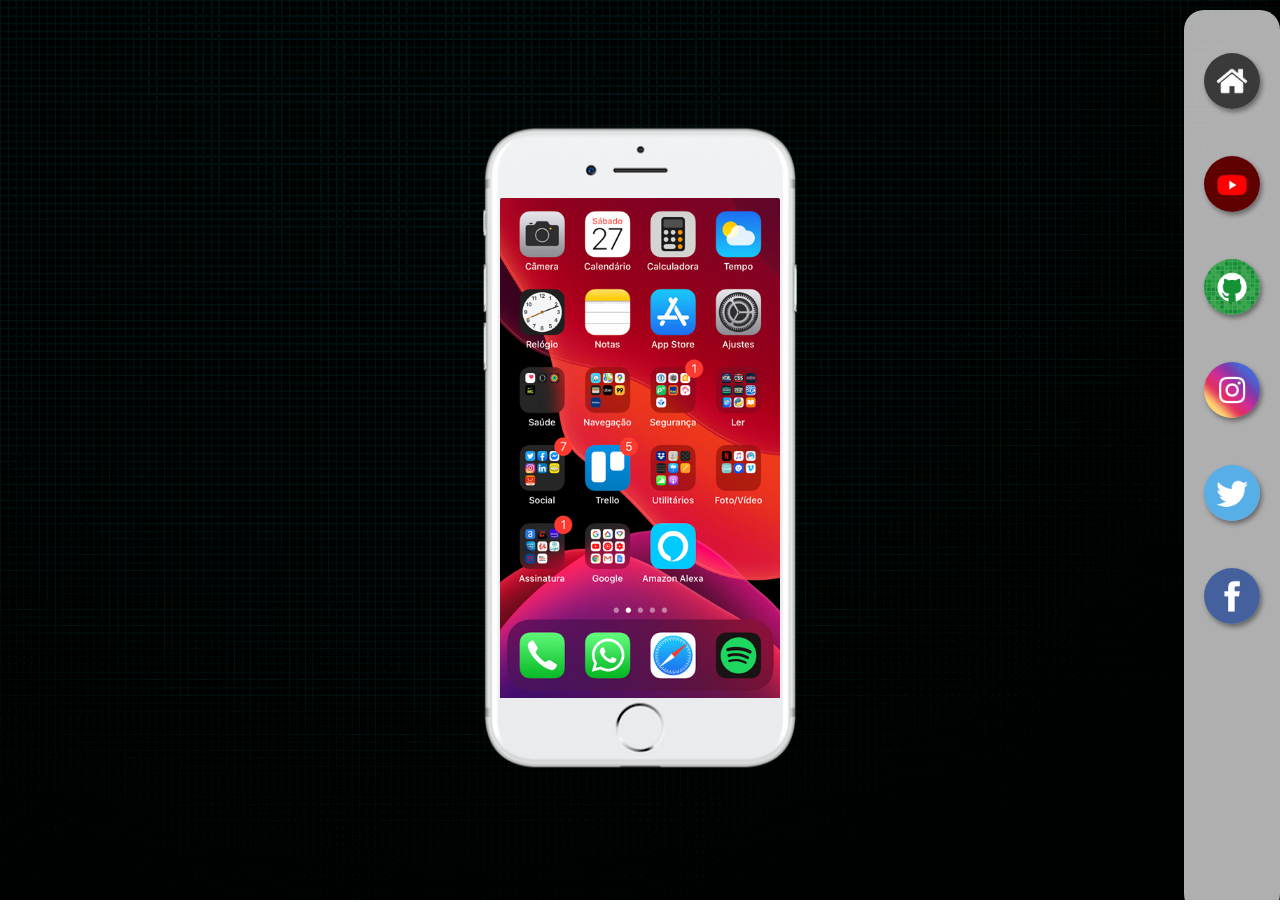
<file: index.html>
<!DOCTYPE html>
<html lang="pt-br">
<head>
    <meta charset="UTF-8">
    <meta name="viewport" content="width=device-width, initial-scale=1.0">
    <title>Document</title>
    <link rel="stylesheet" href="style.css">
    <link rel="shortcut icon" href="pacote-d013/pacote-d013/favicon.ico" type="image/x-icon">
</head>
<body>

    <div id="interface">
        <div id="conteudo">
            <main>
                <img src="pacote-d013/pacote-d013/imagens/frame-iphone.png" alt="celular" id="celular">
            </main>

            <div id="iframe"><iframe src="pacote-d013/pag01.html" frameborder="0" name="iframe" height="500px" width="280px" scrolling="auto" >seu navegador nao é compativel com a função</iframe ></div>

            

            <aside>
                <ul>
                   <br> <li><a href="pacote-d013/pag01.html" target="iframe" ><img src="pacote-d013/pacote-d013/imagens/logo-home.jpg" alt="home" id="home" class="butao" ></a></li>

                   <br> <li><a href="pacote-d013/pag002.html" target="iframe" rel="external"><img src="pacote-d013/pacote-d013/imagens/logo-youtube.jpg" alt="youtube" class="butao"></a></li>

                    
                   <br><li><a href="pacote-d013/pag003.html" target="iframe" rel="external"><img src="pacote-d013/pacote-d013/imagens/logo-github.jpg" alt="github" class="butao" ></a></li>

                    <br><li><a href="pacote-d013/pag004.html" target="iframe" rel="external"><img src="pacote-d013/pacote-d013/imagens/logo-instagram.jpg" alt="instagram" class="butao"></a></li>

                    <br><li><a href="pacote-d013/pag005.html" target="iframe" rel="external"><img src="pacote-d013/pacote-d013/imagens/logo-twitter.jpg" alt="Twitter" class="butao"></a></li>

                    <br><li><a href="pacote-d013/pag006.html" target="iframe" rel="external"><img src="pacote-d013/pacote-d013/imagens/logo-facebook.jpg" alt="facebook" class="butao"></a></li>
                </ul>
            </aside>
        </div>
    </div>

</body>
</html>
</file>
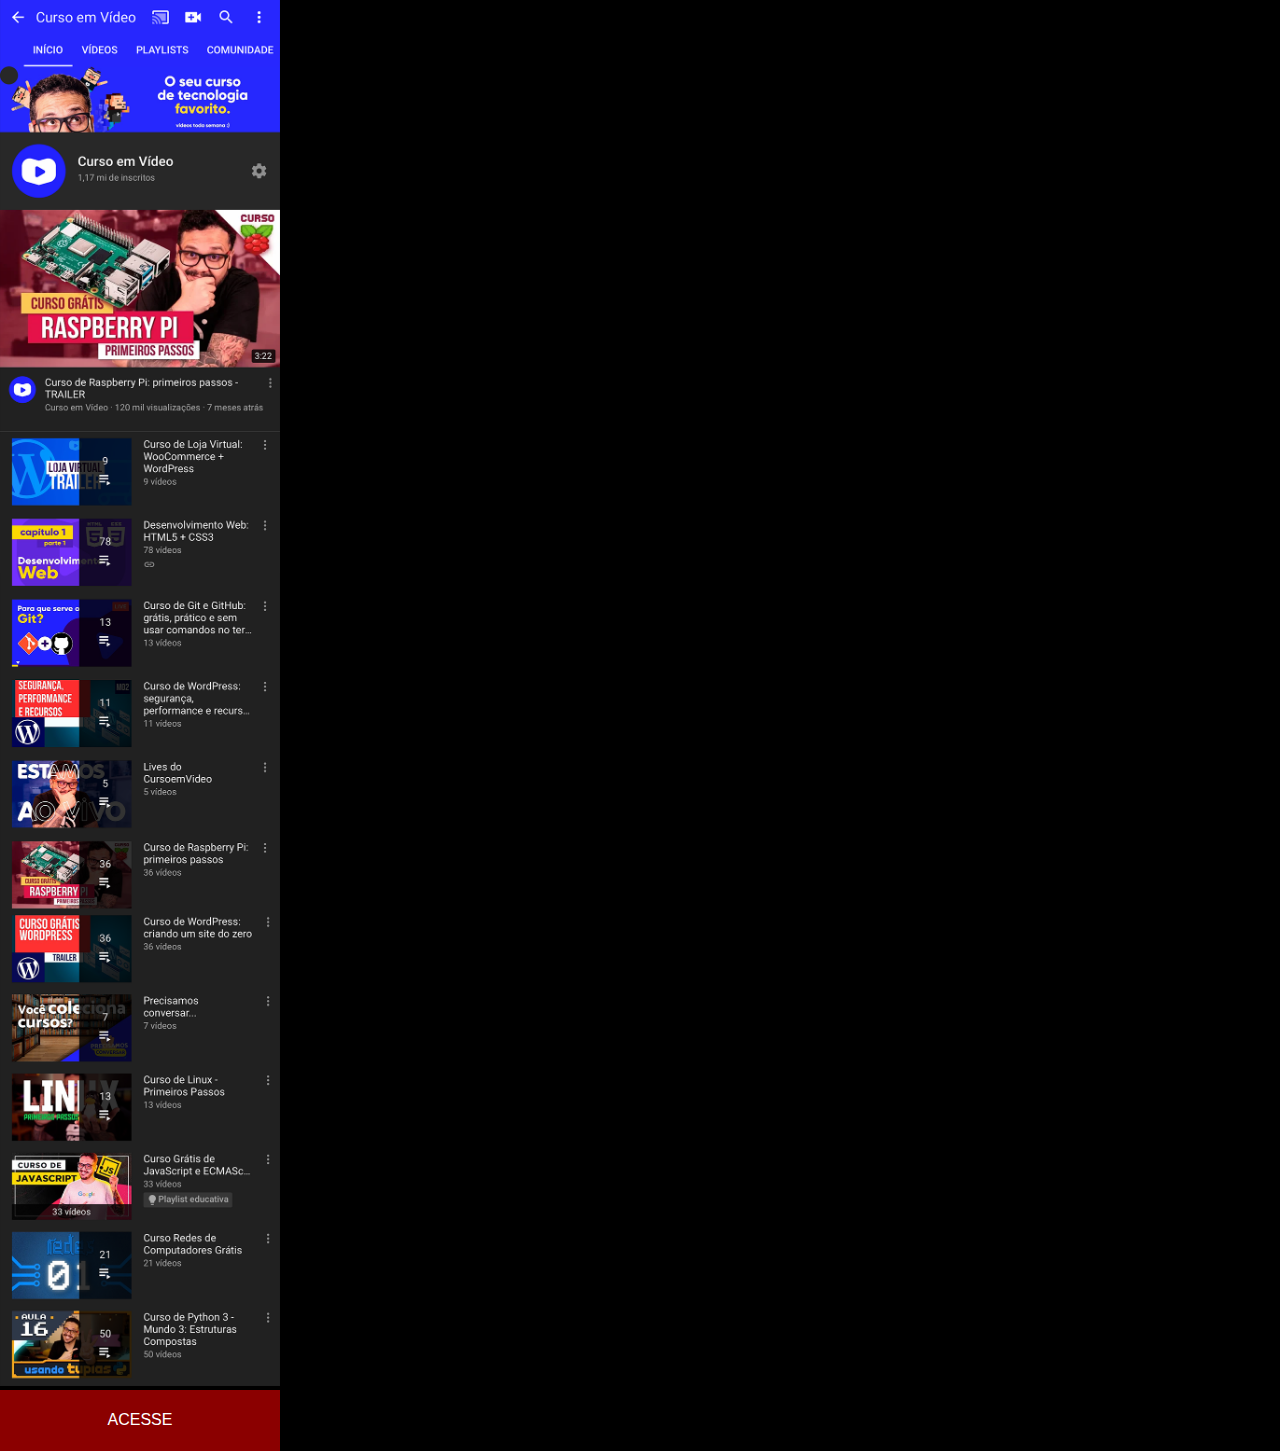
<file: pacote-d013/pag002.html>
<!DOCTYPE html>
<html lang="pt-br">
<head>
    <meta charset="UTF-8">
    <meta name="viewport" content="width=device-width, initial-scale=1.0">
    <title>Document</title>
    <link rel="stylesheet" href="sites.css">
    <style>
        img{
            width: 270px;
        }
    </style>
</head>
<body>
    <img src="pacote-d013/imagens/tela-youtube.png" alt="" id="youtube">
    <div><a href="https://www.youtube.com/c/CursoemVídeo/playlists" target="_blank">ACESSE</a></div>
</body>
</html>
</file>
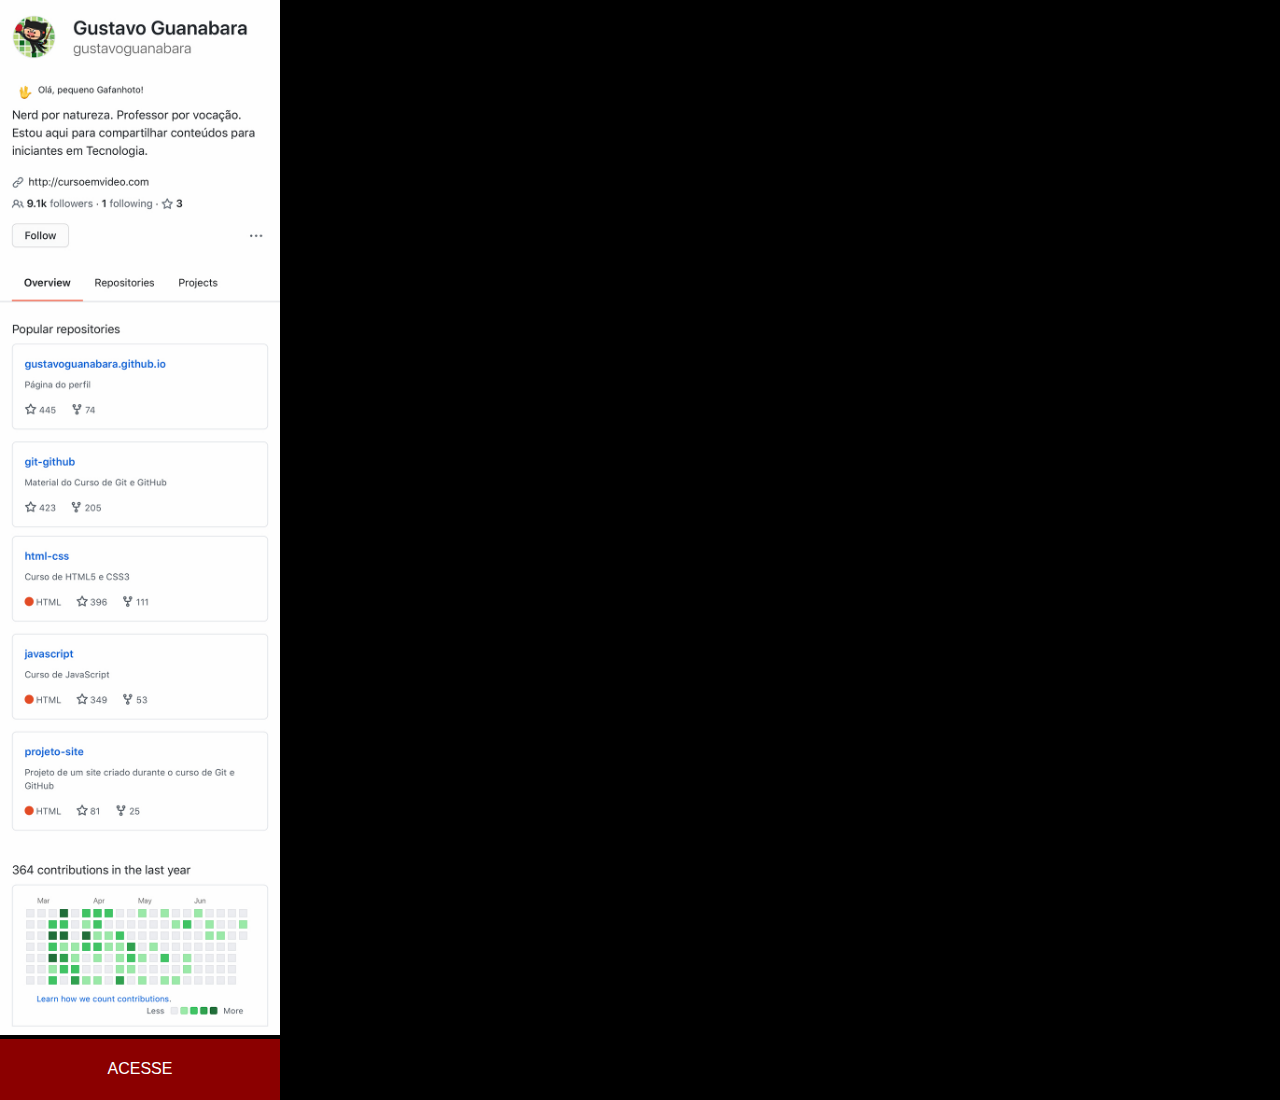
<file: pacote-d013/pag003.html>
<!DOCTYPE html>
<html lang="en">
<head>
    <meta charset="UTF-8">
    <meta name="viewport" content="width=device-width, initial-scale=1.0">
    <title>Document</title>
    <link rel="stylesheet" href="sites.css">
</head>
<body>
    <img src="pacote-d013/imagens/tela-github.jpg" alt="">
    <div><a href="https://github.com/gustavoguanabara/" target="_blank">ACESSE</a></div>
</body>
</html>
</file>
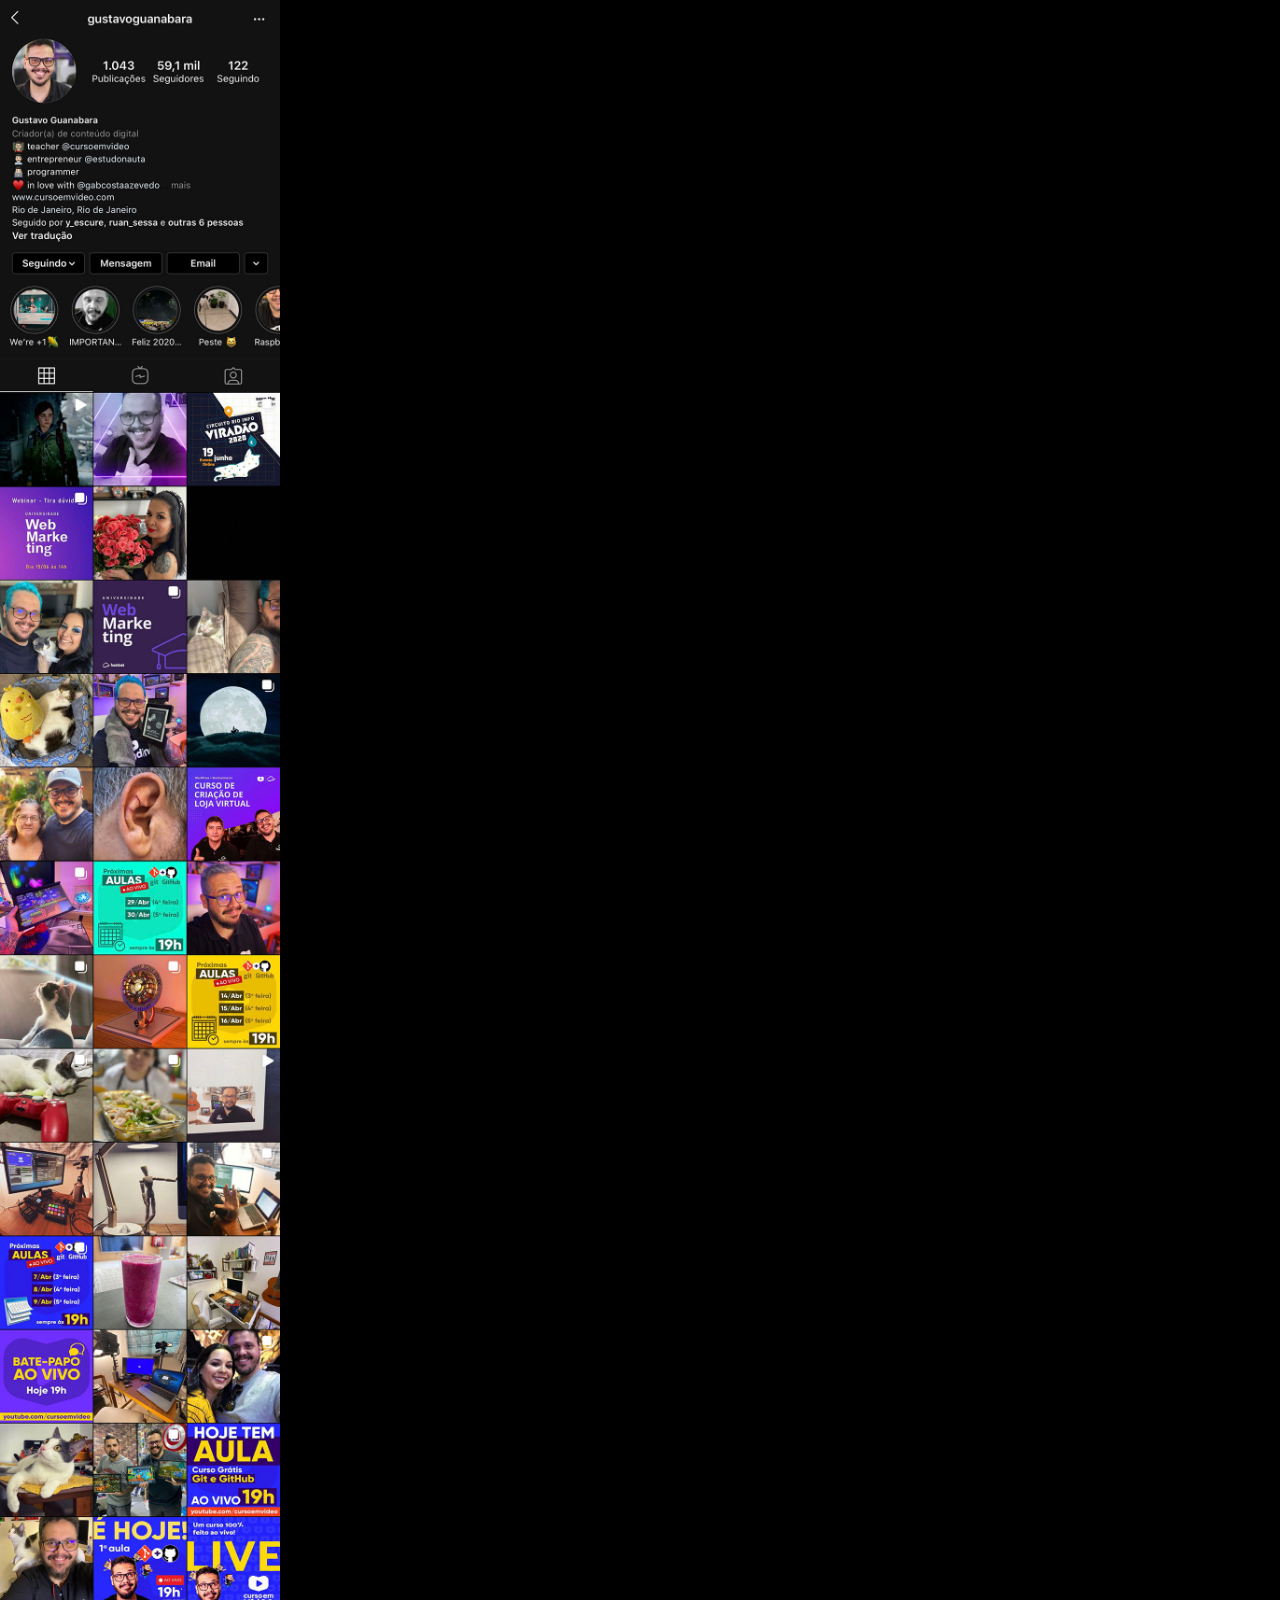
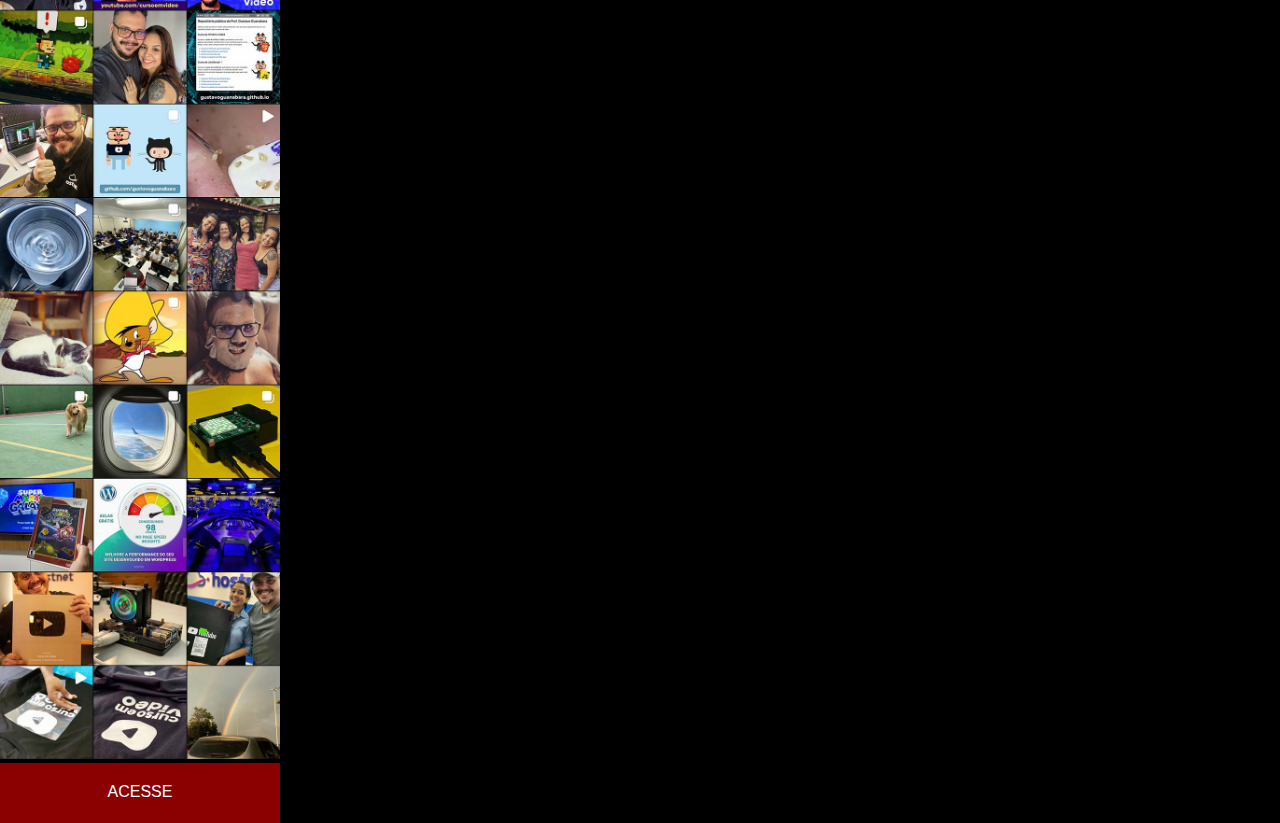
<file: pacote-d013/pag004.html>
<!DOCTYPE html>
<html lang="pt-br">
<head>
    <meta charset="UTF-8">
    <meta name="viewport" content="width=device-width, initial-scale=1.0">
    <title>Document</title>
    <link rel="stylesheet" href="sites.css">
</head>
<body>
    <img src="pacote-d013/imagens/tela-instagram.jpg" alt="">
    <div><a href="https://www.instagram.com/gustavoguanabara/" target="_blank">ACESSE</a></div>
</body>
</html>
</file>
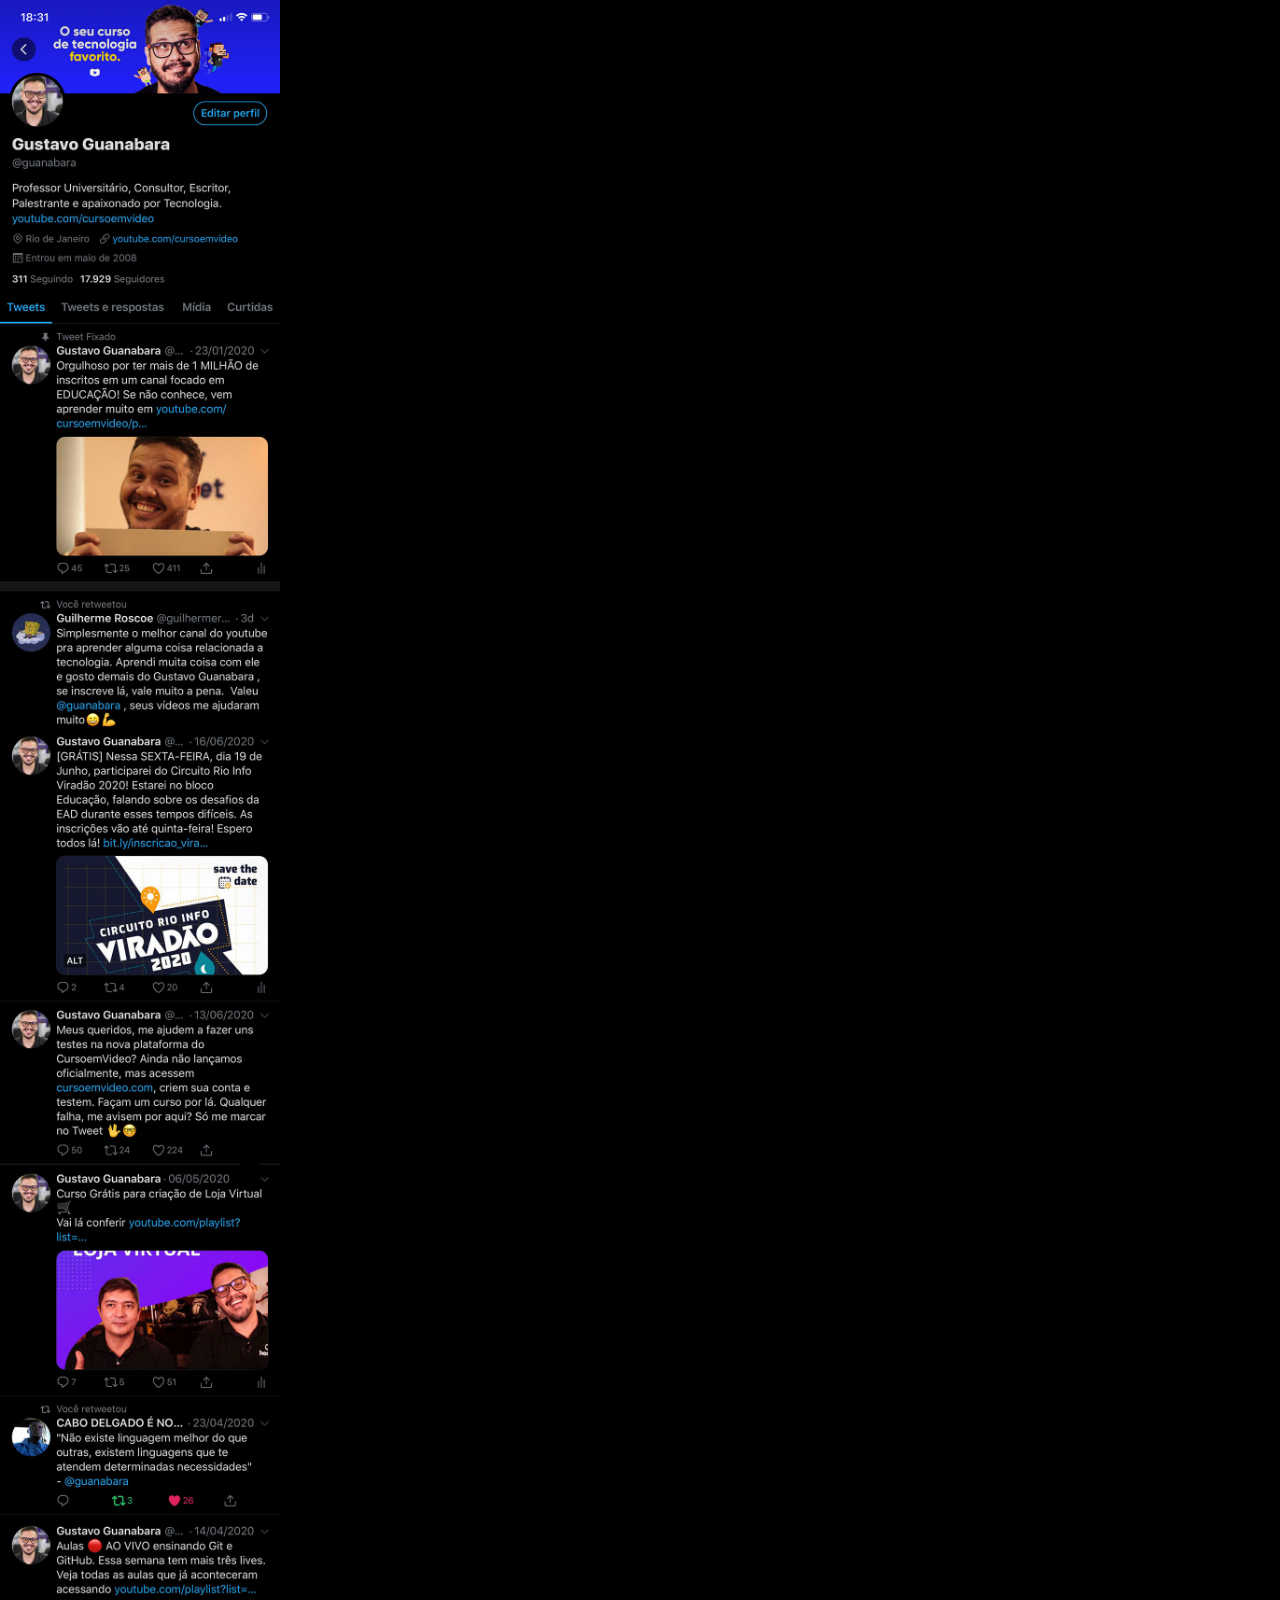
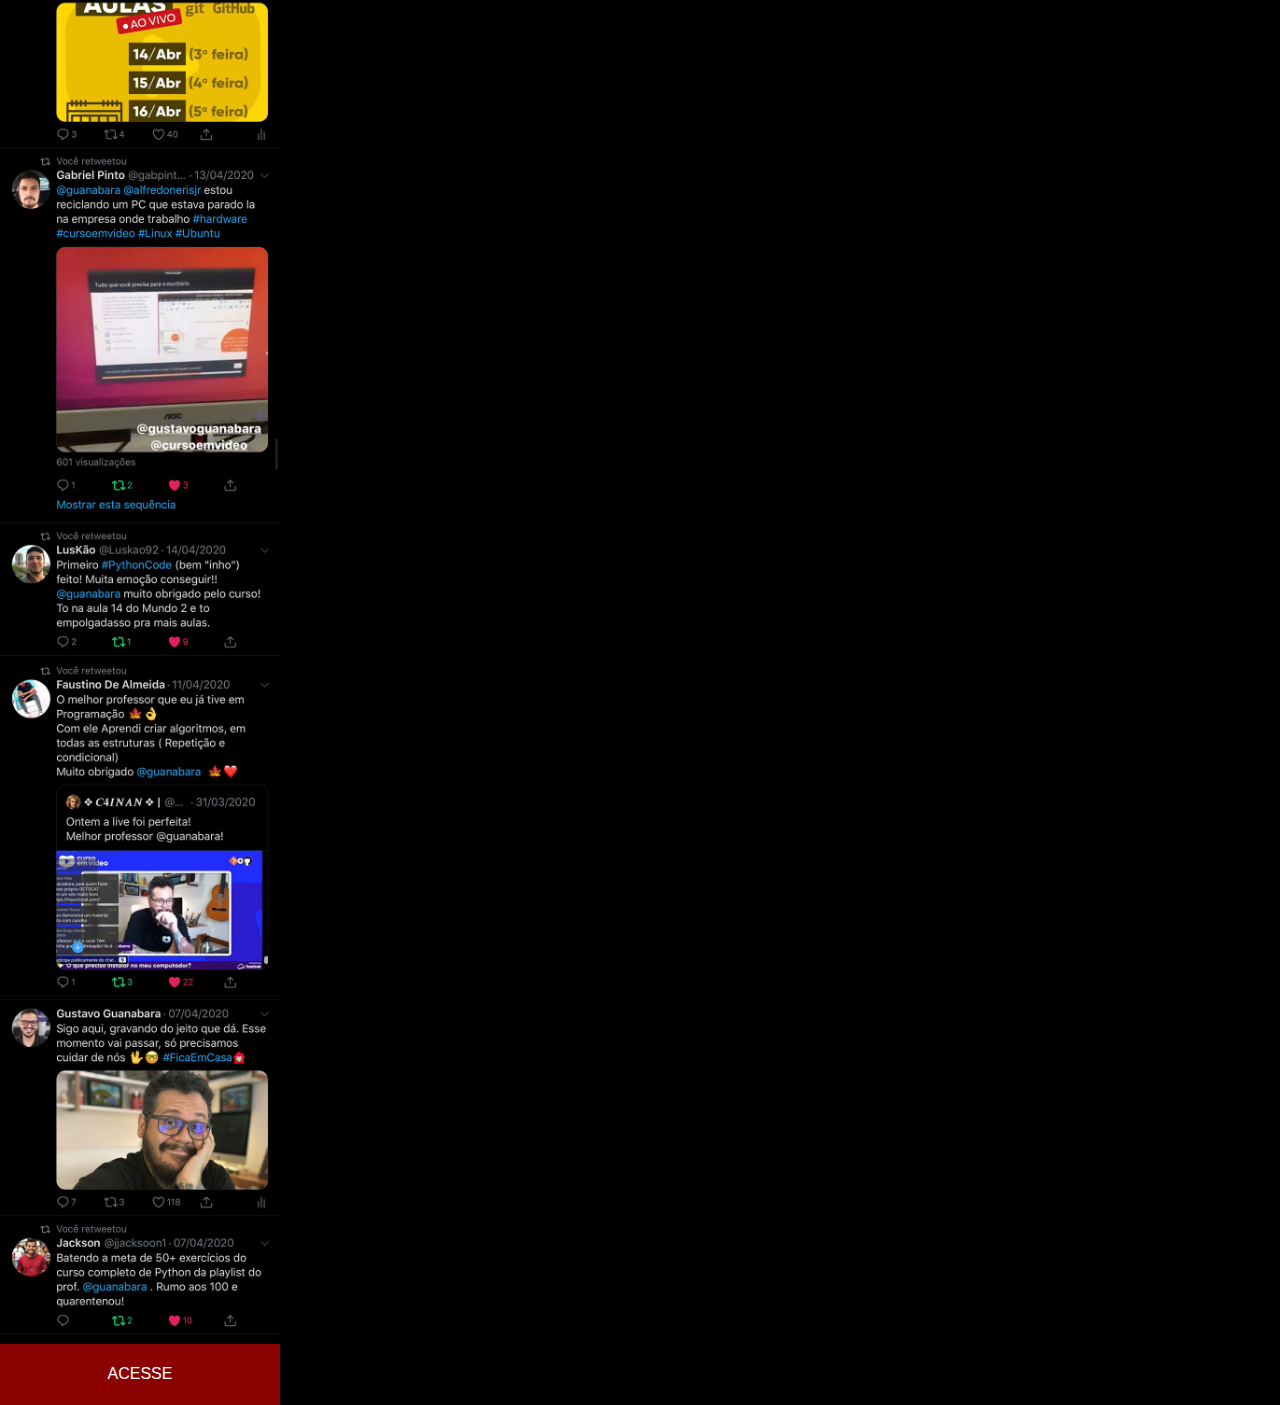
<file: pacote-d013/pag005.html>
<!DOCTYPE html>
<html lang="pt-br">
<head>
    <meta charset="UTF-8">
    <meta name="viewport" content="width=device-width, initial-scale=1.0">
    <title>Document</title>
    <link rel="stylesheet" href="sites.css">
</head>
<body>
    <img src="pacote-d013/imagens/tela-twitter.jpg" alt="">
    <div><a href="https://x.com/guanabara/" target="_blank">ACESSE</a></div>
</body>
</html>
</file>
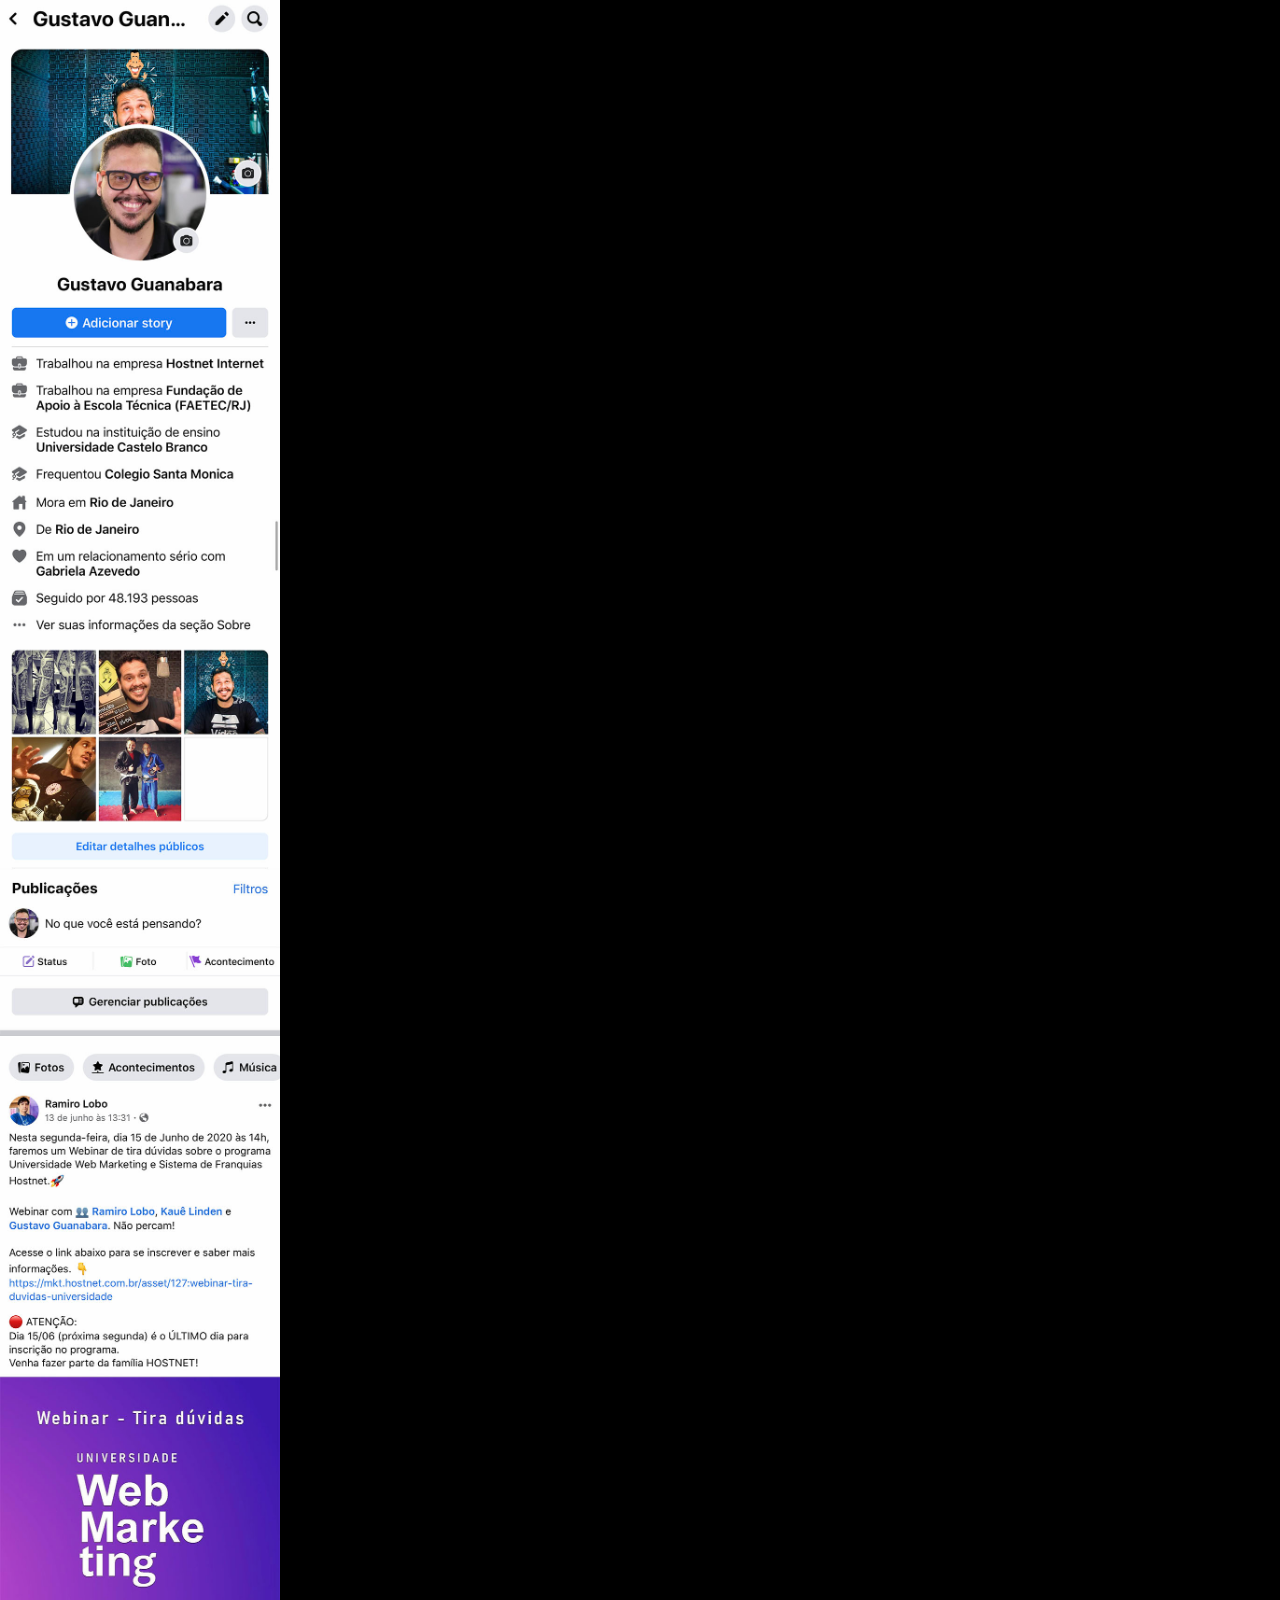
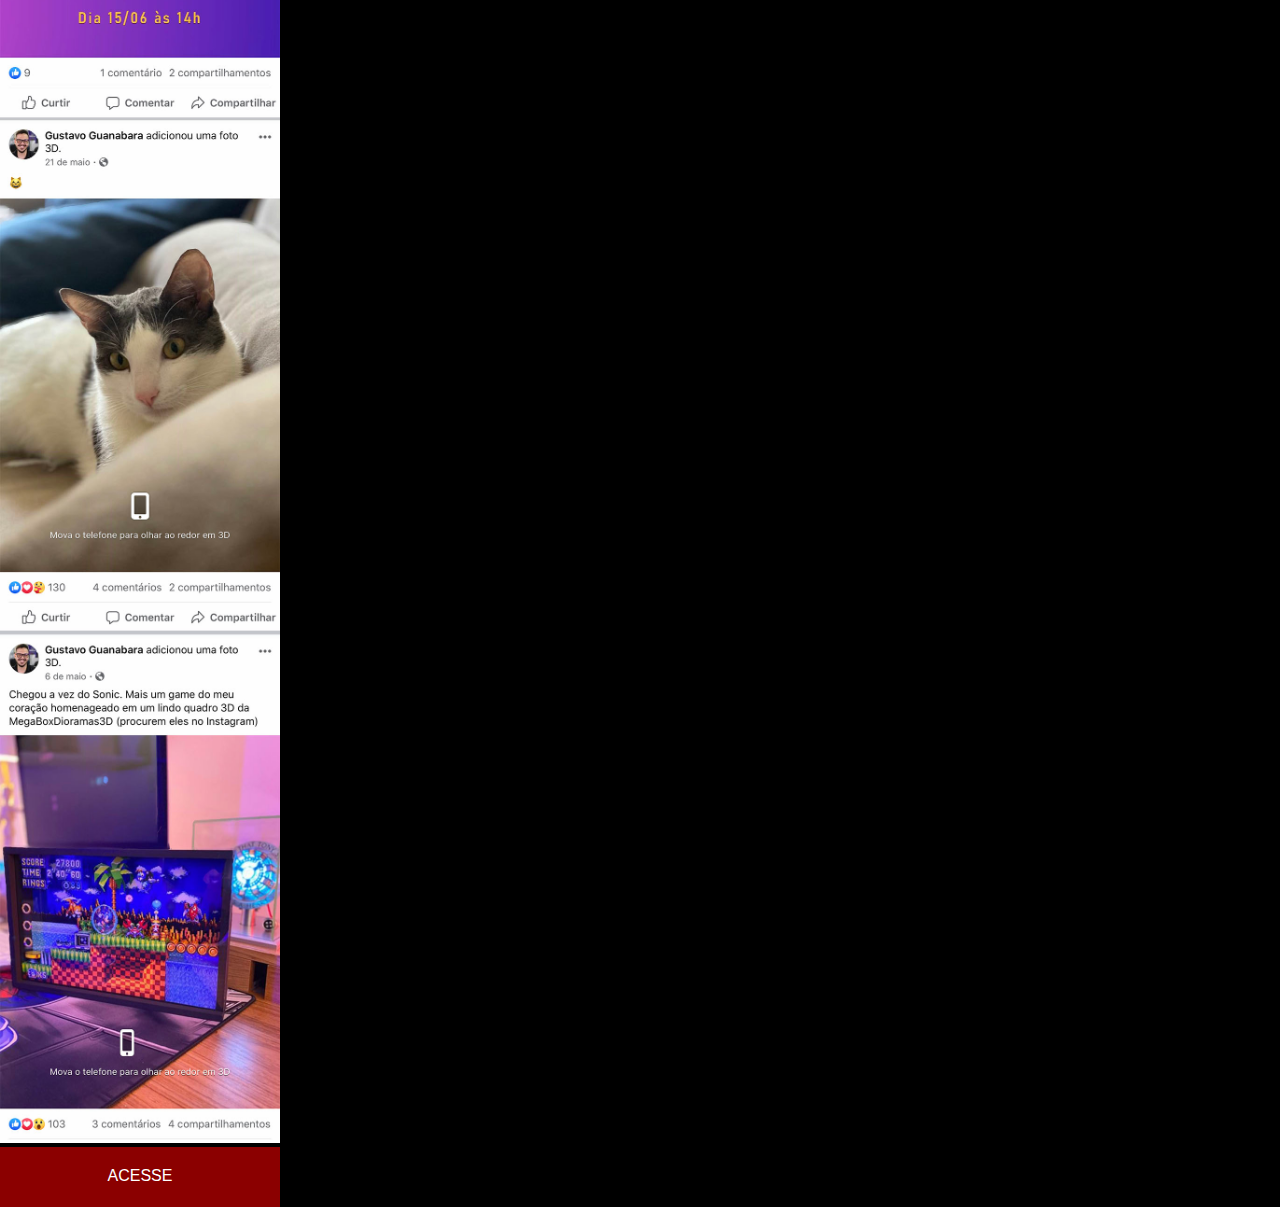
<file: pacote-d013/pag006.html>
<!DOCTYPE html>
<html lang="pt-br">
<head>
    <meta charset="UTF-8">
    <meta name="viewport" content="width=device-width, initial-scale=1.0">
    <title>Document</title>
    <link rel="stylesheet" href="sites.css">
</head>
<body>
    <img src="pacote-d013/imagens/tela-facebook.jpg" alt="">
    <div><a href="https://www.facebook.com/gustavoguanabara/" target="_blank">ACESSE</a></div>
</body>
</html>
</file>
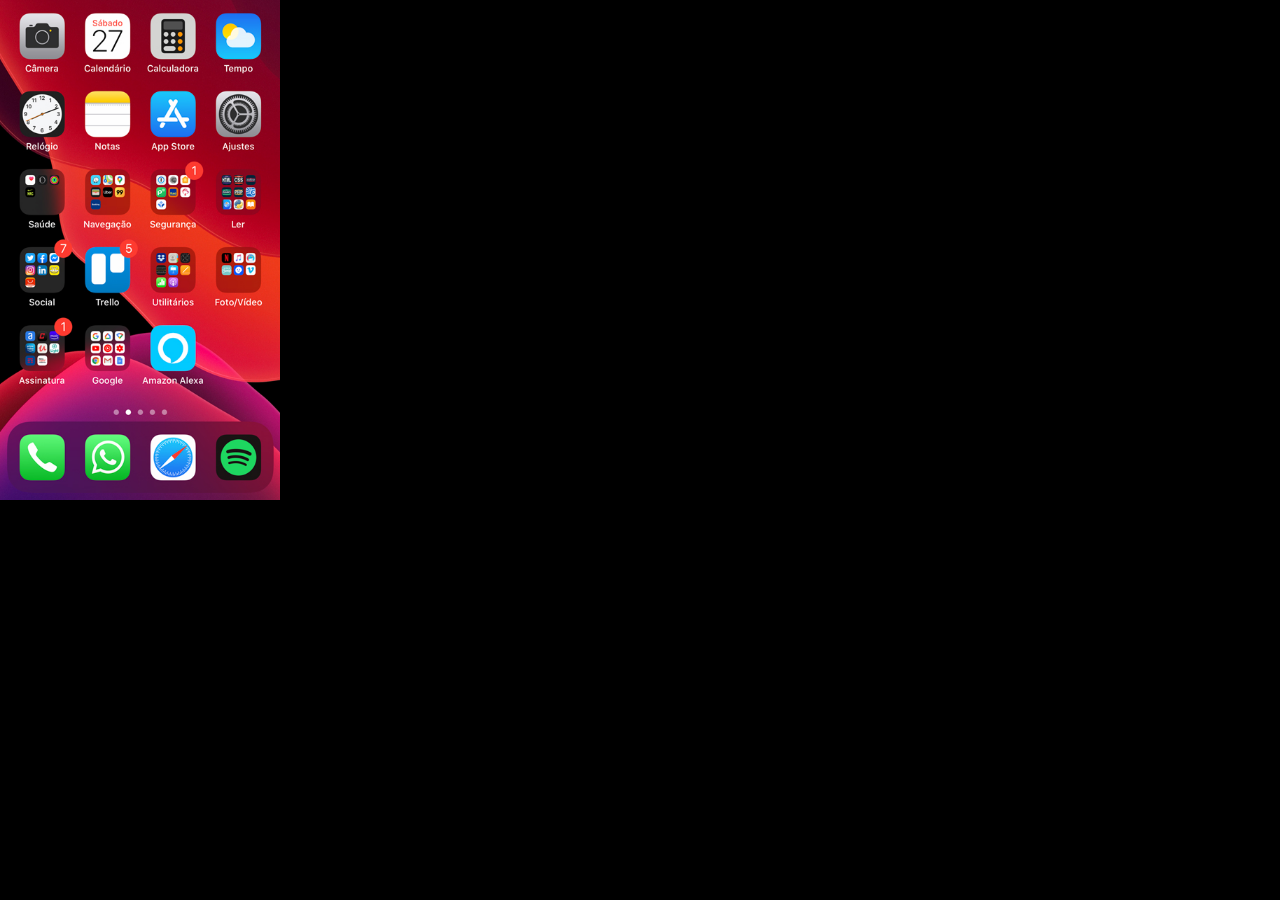
<file: pacote-d013/pag01.html>
<!DOCTYPE html>
<html lang="pt-br">
<head>
    <meta charset="UTF-8">
    <meta name="viewport" content="width=device-width, initial-scale=1.0">
    <title>Document</title>
    <link rel="stylesheet" href="sites.css">
    <style>
        html{
            overflow: hidden;
        }
    </style>
</head>
<body>
    <img src="pacote-d013/imagens/tela-home.jpg" alt="" id="home">
</body>
</html>
</file>
<file: style.css>
@charset "UTF-8";

*{
    margin: 0;
    padding: 0;
}

body{
    background-image: url(pacote-d013/pacote-d013/imagens/fundos.png);
    background-position: right center;
    background-attachment: fixed;
    background-size: cover;
}

main{
    position: absolute;
    top: 50%;
    left: 50%;

    transform: translate(-50%, -50%);
}

aside{
    display: flex;

    margin-top: 10px;
    padding-left: 100px;
}

ul{
    list-style-type: none;
    padding: 20px;
    background-color: rgba(255, 255, 255, 0.685);
    height: 96vh;
    border-radius: 20px;

}



#home{
    margin-top: 5px;
}

#interface{
    display: flex;
    height: 100vh;
    width: 100vw;
    position: relative;
    flex-direction: row-reverse;
}

#celular{
    width: 20em;
}

#iframe{
    position: absolute;
    top: 50%;
    left: 50%;

    transform: translate(-50%, -50%);
 
    overflow: hidden;
    border-radius: 3px;
}

.butao{
    width: 3.5em;
    border-radius: 50%;
    margin-top: 25px;
    box-shadow: 2px 3px 5px rgba(0, 0, 0, 0.425);
    box-sizing: border-box;
}

.butao:hover{
    transition-duration: 350ms;

    transform: translate(-2px, -4px);
    border: 2px solid rgba(255, 255, 255, 0.61);
    box-shadow: 3px 7px 10px rgba(0, 0, 0, 0.603);
}
</file>
<file: pacote-d013/sites.css>
body{
    width: fit-content;
    height: fit-content;
    overflow-x: hidden;
    background-color: black;
}

*{
    margin: 0;
    padding: 0;
}

img{
    width: 280px;
    margin: 0px;
}

div{
    margin: 0px;
    width: 280px;
    height: 40px;
    background-color: darkred;
    text-align: center;
    padding-top: 1.3em;
}

a{
    text-decoration: none;
    color: white;
    font-family: Arial, Helvetica, sans-serif;
}

div:hover{
    background-color: red;
}

::-webkit-scrollbar{
    width: 0;
    height: 0;
}

img#youtube{
    width: 280px;
}

img#home{
    height: 500px;
}
</file>
